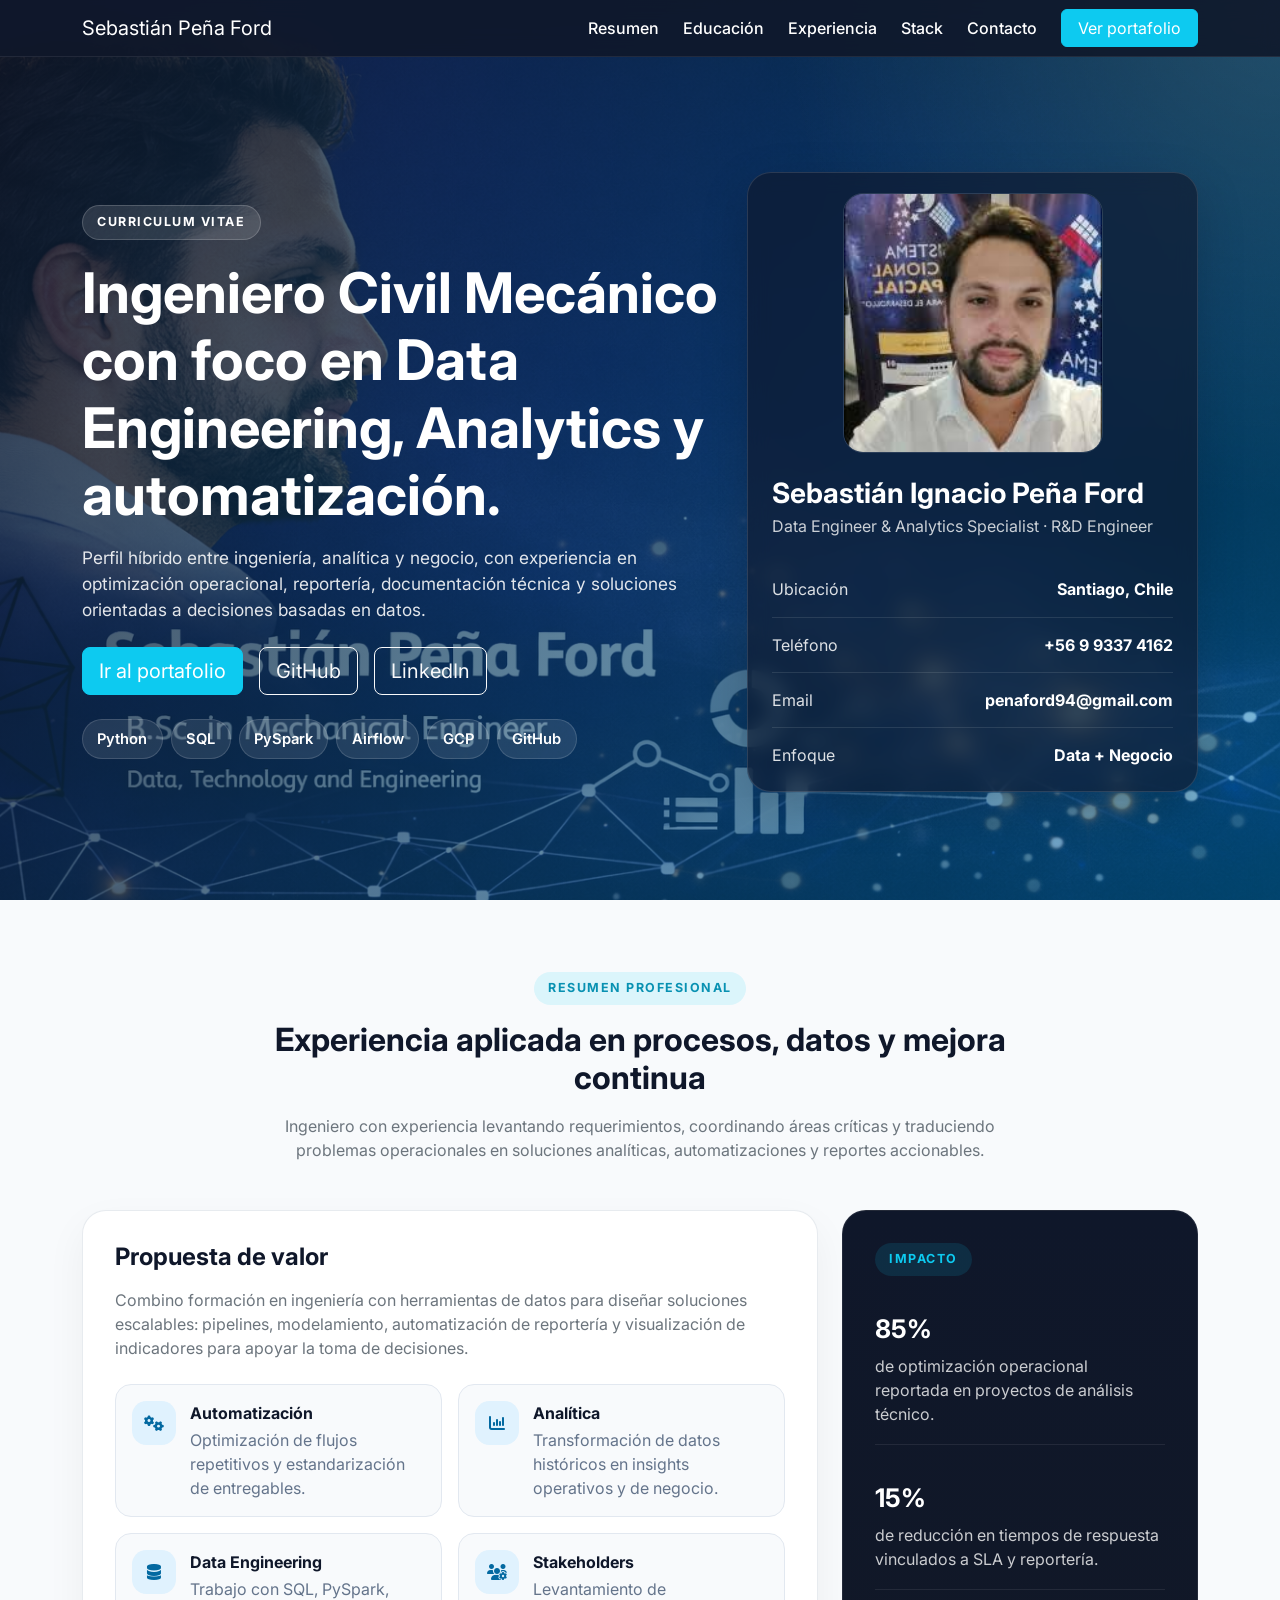
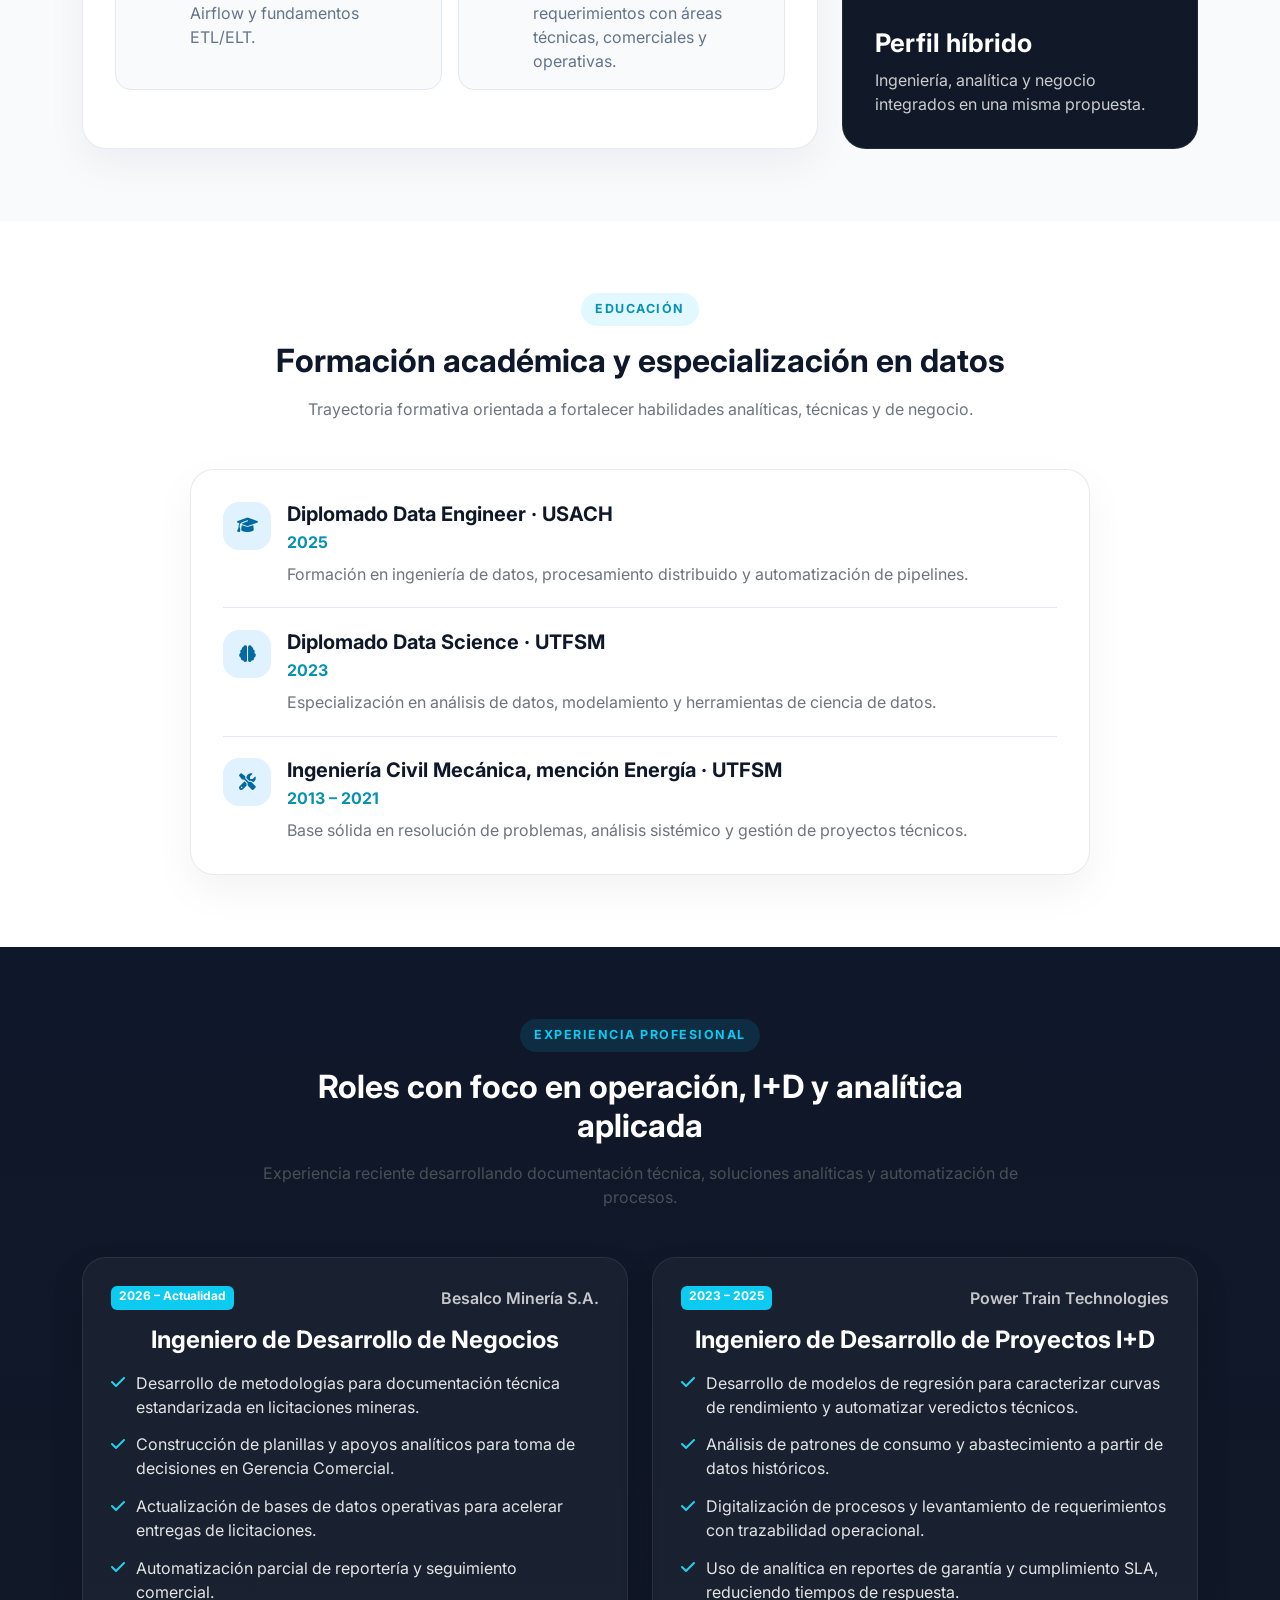
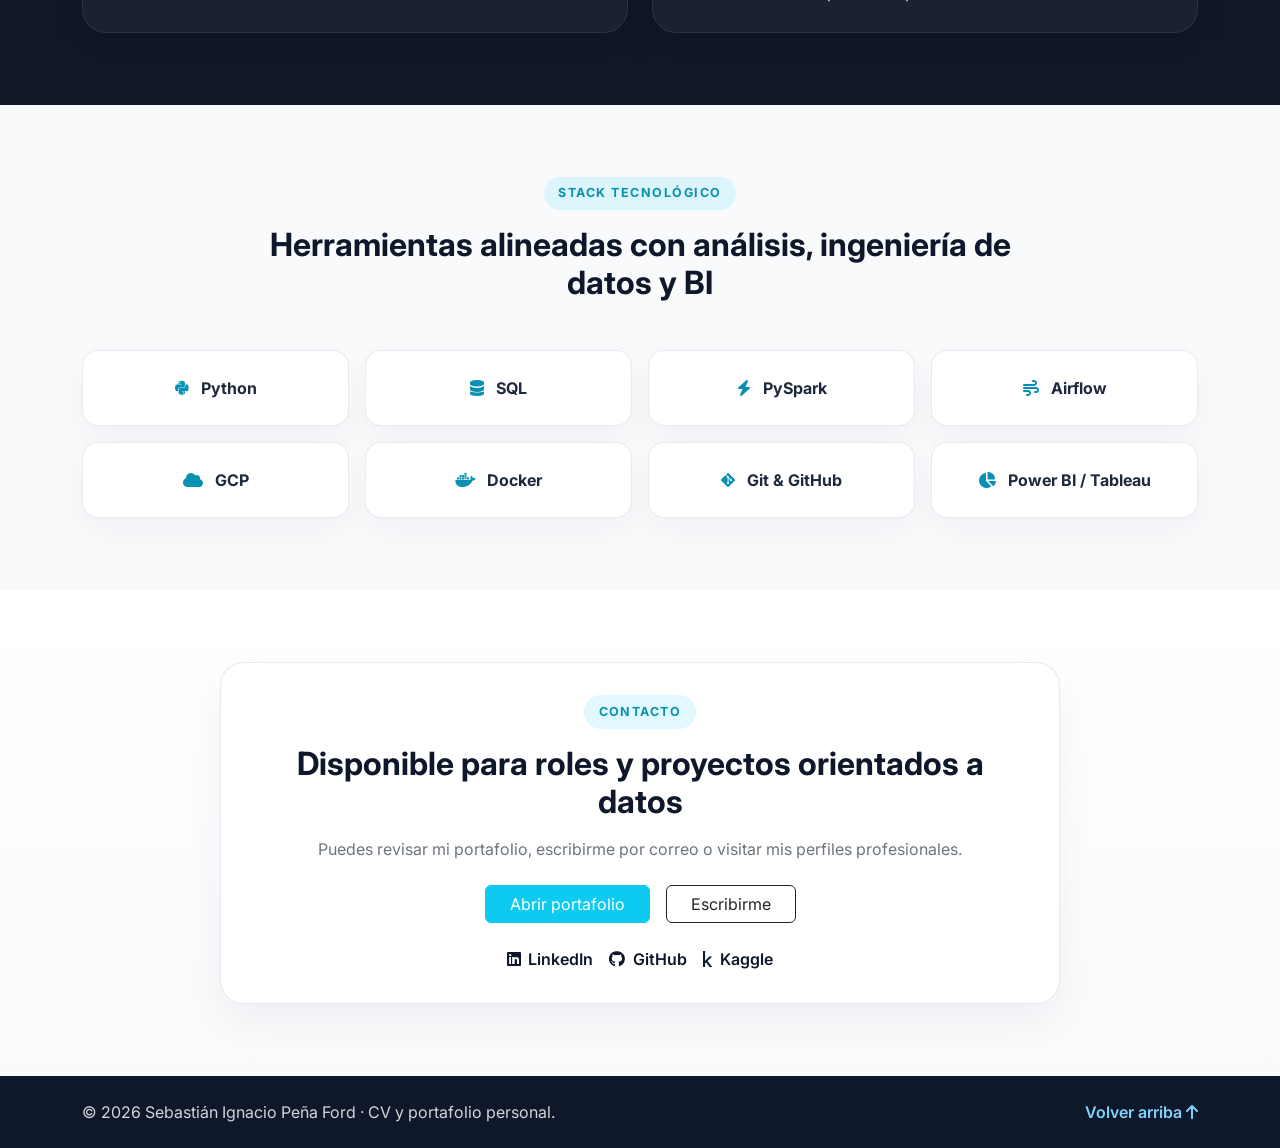
<file: index.html>
<!DOCTYPE html>
<html lang="es">

<head>
    <meta charset="UTF-8">
    <meta name="viewport" content="width=device-width, initial-scale=1.0">
    <meta name="description"
        content="CV profesional de Sebastián Ignacio Peña Ford, Ingeniero Civil Mecánico orientado a Data Engineering, Analytics y automatización de procesos.">
    <title>CV | Sebastián Peña Ford</title>
    <link rel="preconnect" href="https://fonts.googleapis.com">
    <link rel="preconnect" href="https://fonts.gstatic.com" crossorigin>
    <link href="https://fonts.googleapis.com/css2?family=Inter:wght@400;500;600;700;800&display=swap" rel="stylesheet">
    <link href="https://cdn.jsdelivr.net/npm/bootstrap@5.3.3/dist/css/bootstrap.min.css" rel="stylesheet"
        integrity="sha384-QWTKZyjpPEjISv5WaRU9OFeRpok6YctnYmDr5pNlyT2bRjXh0JMhjY6hW+ALEwIH" crossorigin="anonymous">
    <link rel="stylesheet" href="https://cdnjs.cloudflare.com/ajax/libs/font-awesome/6.5.2/css/all.min.css"
        integrity="sha512-SnH5WK+bZxgPHs44uWIX+LLJAJ9/2PkPKZ5QiAj6Ta86w+fsb2TkR4j8lJ0o6Q8K/ux8xYtN8+RxpK6k9GdZDg=="
        crossorigin="anonymous" referrerpolicy="no-referrer">
    <link rel="stylesheet" href="./assets/css/index.css">
</head>

<body>
    <nav class="navbar navbar-expand-lg fixed-top cv-navbar" aria-label="Navegación principal">
        <div class="container">
            <a class="navbar-brand d-flex align-items-center gap-2" href="#inicio">
                <span>Sebastián Peña Ford</span>
            </a>
            <button class="navbar-toggler" type="button" data-bs-toggle="collapse" data-bs-target="#navbarCV"
                aria-controls="navbarCV" aria-expanded="false" aria-label="Abrir navegación">
                <span class="navbar-toggler-icon"></span>
            </button>
            <div class="collapse navbar-collapse" id="navbarCV">
                <ul class="navbar-nav ms-auto align-items-lg-center gap-lg-2">
                    <li class="nav-item"><a class="nav-link" href="#resumen">Resumen</a></li>
                    <li class="nav-item"><a class="nav-link" href="#educacion">Educación</a></li>
                    <li class="nav-item"><a class="nav-link" href="#experiencia">Experiencia</a></li>
                    <li class="nav-item"><a class="nav-link" href="#stack">Stack</a></li>
                    <li class="nav-item"><a class="nav-link" href="#contacto">Contacto</a></li>
                    <li class="nav-item ms-lg-2">
                        <a class="btn btn-info text-white px-3" href="./portafolio.html">Ver portafolio</a>
                    </li>
                </ul>
            </div>
        </div>
    </nav>

    <header class="hero-section d-flex align-items-center" id="inicio">
        <div class="hero-overlay"></div>
        <div class="container position-relative">
            <div class="row align-items-center gy-5">
                <div class="col-12 col-lg-7">
                    <span class="eyebrow">Curriculum Vitae</span>
                    <h1 class="display-4 fw-bold mb-3">Ingeniero Civil Mecánico con foco en Data Engineering, Analytics
                        y automatización.</h1>
                    <p class="hero-copy mb-4">
                        Perfil híbrido entre ingeniería, analítica y negocio, con experiencia en optimización
                        operacional,
                        reportería, documentación técnica y soluciones orientadas a decisiones basadas en datos.
                    </p>

                    <div class="hero-actions d-flex flex-wrap gap-3 mb-4">
                        <a class="btn btn-info btn-lg text-white" href="./portafolio.html">Ir al portafolio</a>
                        <a class="btn btn-outline-light btn-lg" href="https://github.com/penaford94" target="_blank"
                            rel="noopener noreferrer">GitHub</a>
                        <a class="btn btn-outline-light btn-lg" href="https://www.linkedin.com/in/sebastian-pena-ford/"
                            target="_blank" rel="noopener noreferrer">LinkedIn</a>
                    </div>

                    <div class="hero-badges d-flex flex-wrap gap-2">
                        <span>Python</span>
                        <span>SQL</span>
                        <span>PySpark</span>
                        <span>Airflow</span>
                        <span>GCP</span>
                        <span>GitHub</span>
                    </div>
                </div>

                <div class="col-12 col-lg-5">
                    <div class="profile-card shadow-lg">
                        <div class="profile-image-wrap">
                            <img src="./assets/img/perfil.jpeg" alt="Foto de perfil de Sebastián Peña Ford"
                                class="profile-image">
                        </div>
                        <div class="profile-content">
                            <h2 class="h3 fw-bold mb-1">Sebastián Ignacio Peña Ford</h2>
                            <p class="profile-role mb-4">Data Engineer & Analytics Specialist · R&D Engineer</p>

                            <div class="profile-info-item d-flex justify-content-between align-items-center">
                                <span>Ubicación</span>
                                <strong>Santiago, Chile</strong>
                            </div>
                            <div class="profile-info-item d-flex justify-content-between align-items-center">
                                <span>Teléfono</span>
                                <strong>+56 9 9337 4162</strong>
                            </div>
                            <div class="profile-info-item d-flex justify-content-between align-items-center">
                                <span>Email</span>
                                <strong>penaford94@gmail.com</strong>
                            </div>
                            <div
                                class="profile-info-item d-flex justify-content-between align-items-center border-0 pb-0">
                                <span>Enfoque</span>
                                <strong>Data + Negocio</strong>
                            </div>
                        </div>
                    </div>
                </div>
            </div>
        </div>
    </header>

    <main>
        <section class="section-light py-5" id="resumen">
            <div class="container py-lg-4">
                <div class="section-heading text-center mx-auto mb-5">
                    <span class="section-kicker">Resumen profesional</span>
                    <h2 class="fw-bold mb-3">Experiencia aplicada en procesos, datos y mejora continua</h2>
                    <p class="text-secondary mb-0">
                        Ingeniero con experiencia levantando requerimientos, coordinando áreas críticas y traduciendo
                        problemas operacionales en soluciones analíticas, automatizaciones y reportes accionables.
                    </p>
                </div>

                <div class="row g-4 align-items-stretch">
                    <div class="col-12 col-lg-8 d-flex">
                        <article class="content-card w-100 h-100">
                            <h3 class="h4 fw-bold mb-3">Propuesta de valor</h3>
                            <p class="text-secondary mb-4">
                                Combino formación en ingeniería con herramientas de datos para diseñar soluciones
                                escalables: pipelines, modelamiento, automatización de reportería y visualización de
                                indicadores para apoyar la toma de decisiones.
                            </p>
                            <div class="feature-grid">
                                <div class="feature-item">
                                    <i class="fa-solid fa-gears"></i>
                                    <div>
                                        <strong>Automatización</strong>
                                        <span>Optimización de flujos repetitivos y estandarización de
                                            entregables.</span>
                                    </div>
                                </div>
                                <div class="feature-item">
                                    <i class="fa-solid fa-chart-column"></i>
                                    <div>
                                        <strong>Analítica</strong>
                                        <span>Transformación de datos históricos en insights operativos y de
                                            negocio.</span>
                                    </div>
                                </div>
                                <div class="feature-item">
                                    <i class="fa-solid fa-database"></i>
                                    <div>
                                        <strong>Data Engineering</strong>
                                        <span>Trabajo con SQL, PySpark, Airflow y fundamentos ETL/ELT.</span>
                                    </div>
                                </div>
                                <div class="feature-item">
                                    <i class="fa-solid fa-users-gear"></i>
                                    <div>
                                        <strong>Stakeholders</strong>
                                        <span>Levantamiento de requerimientos con áreas técnicas, comerciales y
                                            operativas.</span>
                                    </div>
                                </div>
                            </div>
                        </article>
                    </div>

                    <div class="col-12 col-lg-4 d-flex">
                        <aside class="metrics-card w-100 h-100">
                            <span class="section-kicker text-info">Impacto</span>
                            <div class="metric-item">
                                <strong>85%</strong>
                                <span>de optimización operacional reportada en proyectos de análisis técnico.</span>
                            </div>
                            <div class="metric-item">
                                <strong>15%</strong>
                                <span>de reducción en tiempos de respuesta vinculados a SLA y reportería.</span>
                            </div>
                            <div class="metric-item border-0 pb-0 mb-0">
                                <strong>Perfil híbrido</strong>
                                <span>Ingeniería, analítica y negocio integrados en una misma propuesta.</span>
                            </div>
                        </aside>
                    </div>
                </div>
            </div>
        </section>

        <section class="section-white py-5" id="educacion">
            <div class="container py-lg-4">
                <div class="section-heading text-center mx-auto mb-5">
                    <span class="section-kicker">Educación</span>
                    <h2 class="fw-bold mb-3">Formación académica y especialización en datos</h2>
                    <p class="text-secondary mb-0">
                        Trayectoria formativa orientada a fortalecer habilidades analíticas, técnicas y de negocio.
                    </p>
                </div>

                <div class="timeline-card mx-auto">
                    <div class="timeline-item d-flex gap-3">
                        <span class="timeline-icon"><i class="fa-solid fa-graduation-cap"></i></span>
                        <div>
                            <h3 class="h5 fw-bold mb-1">Diplomado Data Engineer · USACH</h3>
                            <p class="timeline-date mb-2">2025</p>
                            <p class="text-secondary mb-0">Formación en ingeniería de datos, procesamiento distribuido y
                                automatización de pipelines.</p>
                        </div>
                    </div>
                    <div class="timeline-item d-flex gap-3">
                        <span class="timeline-icon"><i class="fa-solid fa-brain"></i></span>
                        <div>
                            <h3 class="h5 fw-bold mb-1">Diplomado Data Science · UTFSM</h3>
                            <p class="timeline-date mb-2">2023</p>
                            <p class="text-secondary mb-0">Especialización en análisis de datos, modelamiento y
                                herramientas de ciencia de datos.</p>
                        </div>
                    </div>
                    <div class="timeline-item d-flex gap-3 mb-0 pb-0 border-0">
                        <span class="timeline-icon"><i class="fa-solid fa-screwdriver-wrench"></i></span>
                        <div>
                            <h3 class="h5 fw-bold mb-1">Ingeniería Civil Mecánica, mención Energía · UTFSM</h3>
                            <p class="timeline-date mb-2">2013 – 2021</p>
                            <p class="text-secondary mb-0">Base sólida en resolución de problemas, análisis sistémico y
                                gestión de proyectos técnicos.</p>
                        </div>
                    </div>
                </div>
            </div>
        </section>

        <section class="section-dark py-5" id="experiencia">
            <div class="container py-lg-4">
                <div class="section-heading text-center mx-auto mb-5">
                    <span class="section-kicker text-info">Experiencia profesional</span>
                    <h2 class="fw-bold mb-3 text-white">Roles con foco en operación, I+D y analítica aplicada</h2>
                    <p class="text-light-emphasis mb-0">
                        Experiencia reciente desarrollando documentación técnica, soluciones analíticas y automatización
                        de procesos.
                    </p>
                </div>

                <div class="row g-4">
                    <div class="col-12 col-lg-6 d-flex">
                        <article class="experience-card w-100 h-100">
                            <div class="experience-top d-flex flex-wrap justify-content-between gap-2 mb-3">
                                <span class="badge text-bg-info text-white">2026 – Actualidad</span>
                                <span class="experience-company">Besalco Minería S.A.</span>
                            </div>
                            <h3 class="h4 fw-bold mb-3">Ingeniero de Desarrollo de Negocios</h3>
                            <ul class="experience-list list-unstyled mb-0">
                                <li><i class="fa-solid fa-check"></i> Desarrollo de metodologías para documentación
                                    técnica estandarizada en licitaciones mineras.</li>
                                <li><i class="fa-solid fa-check"></i> Construcción de planillas y apoyos analíticos para
                                    toma de decisiones en Gerencia Comercial.</li>
                                <li><i class="fa-solid fa-check"></i> Actualización de bases de datos operativas para
                                    acelerar entregas de licitaciones.</li>
                                <li><i class="fa-solid fa-check"></i> Automatización parcial de reportería y seguimiento
                                    comercial.</li>
                            </ul>
                        </article>
                    </div>

                    <div class="col-12 col-lg-6 d-flex">
                        <article class="experience-card w-100 h-100">
                            <div class="experience-top d-flex flex-wrap justify-content-between gap-2 mb-3">
                                <span class="badge text-bg-info text-white">2023 – 2025</span>
                                <span class="experience-company">Power Train Technologies</span>
                            </div>
                            <h3 class="h4 fw-bold mb-3">Ingeniero de Desarrollo de Proyectos I+D</h3>
                            <ul class="experience-list list-unstyled mb-0">
                                <li><i class="fa-solid fa-check"></i> Desarrollo de modelos de regresión para
                                    caracterizar curvas de rendimiento y automatizar veredictos técnicos.</li>
                                <li><i class="fa-solid fa-check"></i> Análisis de patrones de consumo y abastecimiento a
                                    partir de datos históricos.</li>
                                <li><i class="fa-solid fa-check"></i> Digitalización de procesos y levantamiento de
                                    requerimientos con trazabilidad operacional.</li>
                                <li><i class="fa-solid fa-check"></i> Uso de analítica en reportes de garantía y
                                    cumplimiento SLA, reduciendo tiempos de respuesta.</li>
                            </ul>
                        </article>
                    </div>
                </div>
            </div>
        </section>

        <section class="section-light py-5" id="stack">
            <div class="container py-lg-4">
                <div class="section-heading text-center mx-auto mb-5">
                    <span class="section-kicker">Stack tecnológico</span>
                    <h2 class="fw-bold mb-3">Herramientas alineadas con análisis, ingeniería de datos y BI</h2>
                </div>

                <div class="row g-3">
                    <div class="col-6 col-md-4 col-lg-3">
                        <div class="stack-chip"><i class="fa-brands fa-python"></i><span>Python</span></div>
                    </div>
                    <div class="col-6 col-md-4 col-lg-3">
                        <div class="stack-chip"><i class="fa-solid fa-database"></i><span>SQL</span></div>
                    </div>
                    <div class="col-6 col-md-4 col-lg-3">
                        <div class="stack-chip"><i class="fa-solid fa-bolt"></i><span>PySpark</span></div>
                    </div>
                    <div class="col-6 col-md-4 col-lg-3">
                        <div class="stack-chip"><i class="fa-solid fa-wind"></i><span>Airflow</span></div>
                    </div>
                    <div class="col-6 col-md-4 col-lg-3">
                        <div class="stack-chip"><i class="fa-solid fa-cloud"></i><span>GCP</span></div>
                    </div>
                    <div class="col-6 col-md-4 col-lg-3">
                        <div class="stack-chip"><i class="fa-brands fa-docker"></i><span>Docker</span></div>
                    </div>
                    <div class="col-6 col-md-4 col-lg-3">
                        <div class="stack-chip"><i class="fa-brands fa-git-alt"></i><span>Git & GitHub</span></div>
                    </div>
                    <div class="col-6 col-md-4 col-lg-3">
                        <div class="stack-chip"><i class="fa-solid fa-chart-pie"></i><span>Power BI / Tableau</span>
                        </div>
                    </div>
                </div>
            </div>
        </section>

        <section class="contact-section py-5" id="contacto">
            <div class="container py-lg-4">
                <div class="contact-card text-center mx-auto">
                    <span class="section-kicker">Contacto</span>
                    <h2 class="fw-bold mb-3">Disponible para roles y proyectos orientados a datos</h2>
                    <p class="text-secondary mb-4">
                        Puedes revisar mi portafolio, escribirme por correo o visitar mis perfiles profesionales.
                    </p>
                    <div class="d-flex flex-wrap justify-content-center gap-3 mb-4">
                        <a class="btn btn-info text-white px-4" href="./portafolio.html">Abrir portafolio</a>
                        <a class="btn btn-outline-dark px-4" href="mailto:penaford94@gmail.com">Escribirme</a>
                    </div>
                    <div class="contact-links d-flex flex-wrap justify-content-center gap-3">
                        <a href="https://www.linkedin.com/in/sebastian-pena-ford/" target="_blank"
                            rel="noopener noreferrer"><i class="fa-brands fa-linkedin"></i> LinkedIn</a>
                        <a href="https://github.com/penaford94" target="_blank" rel="noopener noreferrer"><i
                                class="fa-brands fa-github"></i> GitHub</a>
                        <a href="https://www.kaggle.com/sipf94" target="_blank" rel="noopener noreferrer"><i
                                class="fa-brands fa-kaggle"></i> Kaggle</a>
                    </div>
                </div>
            </div>
        </section>
    </main>

    <footer class="footer-cv py-4">
        <div
            class="container d-flex flex-column flex-md-row justify-content-between align-items-center gap-2 text-center text-md-start">
            <p class="mb-0">© 2026 Sebastián Ignacio Peña Ford · CV y portafolio personal.</p>
            <a href="#inicio" class="footer-link">Volver arriba <i class="fa-solid fa-arrow-up"></i></a>
        </div>
    </footer>

    <script src="https://cdn.jsdelivr.net/npm/bootstrap@5.3.3/dist/js/bootstrap.bundle.min.js"
        integrity="sha384-YvpcrYf0tY3lHB60NNkmXc5s9fDVZLESaAA55NDzOxhy9GkcIdslK1eN7N6jIeHz"
        crossorigin="anonymous"></script>
</body>

</html>
</file>
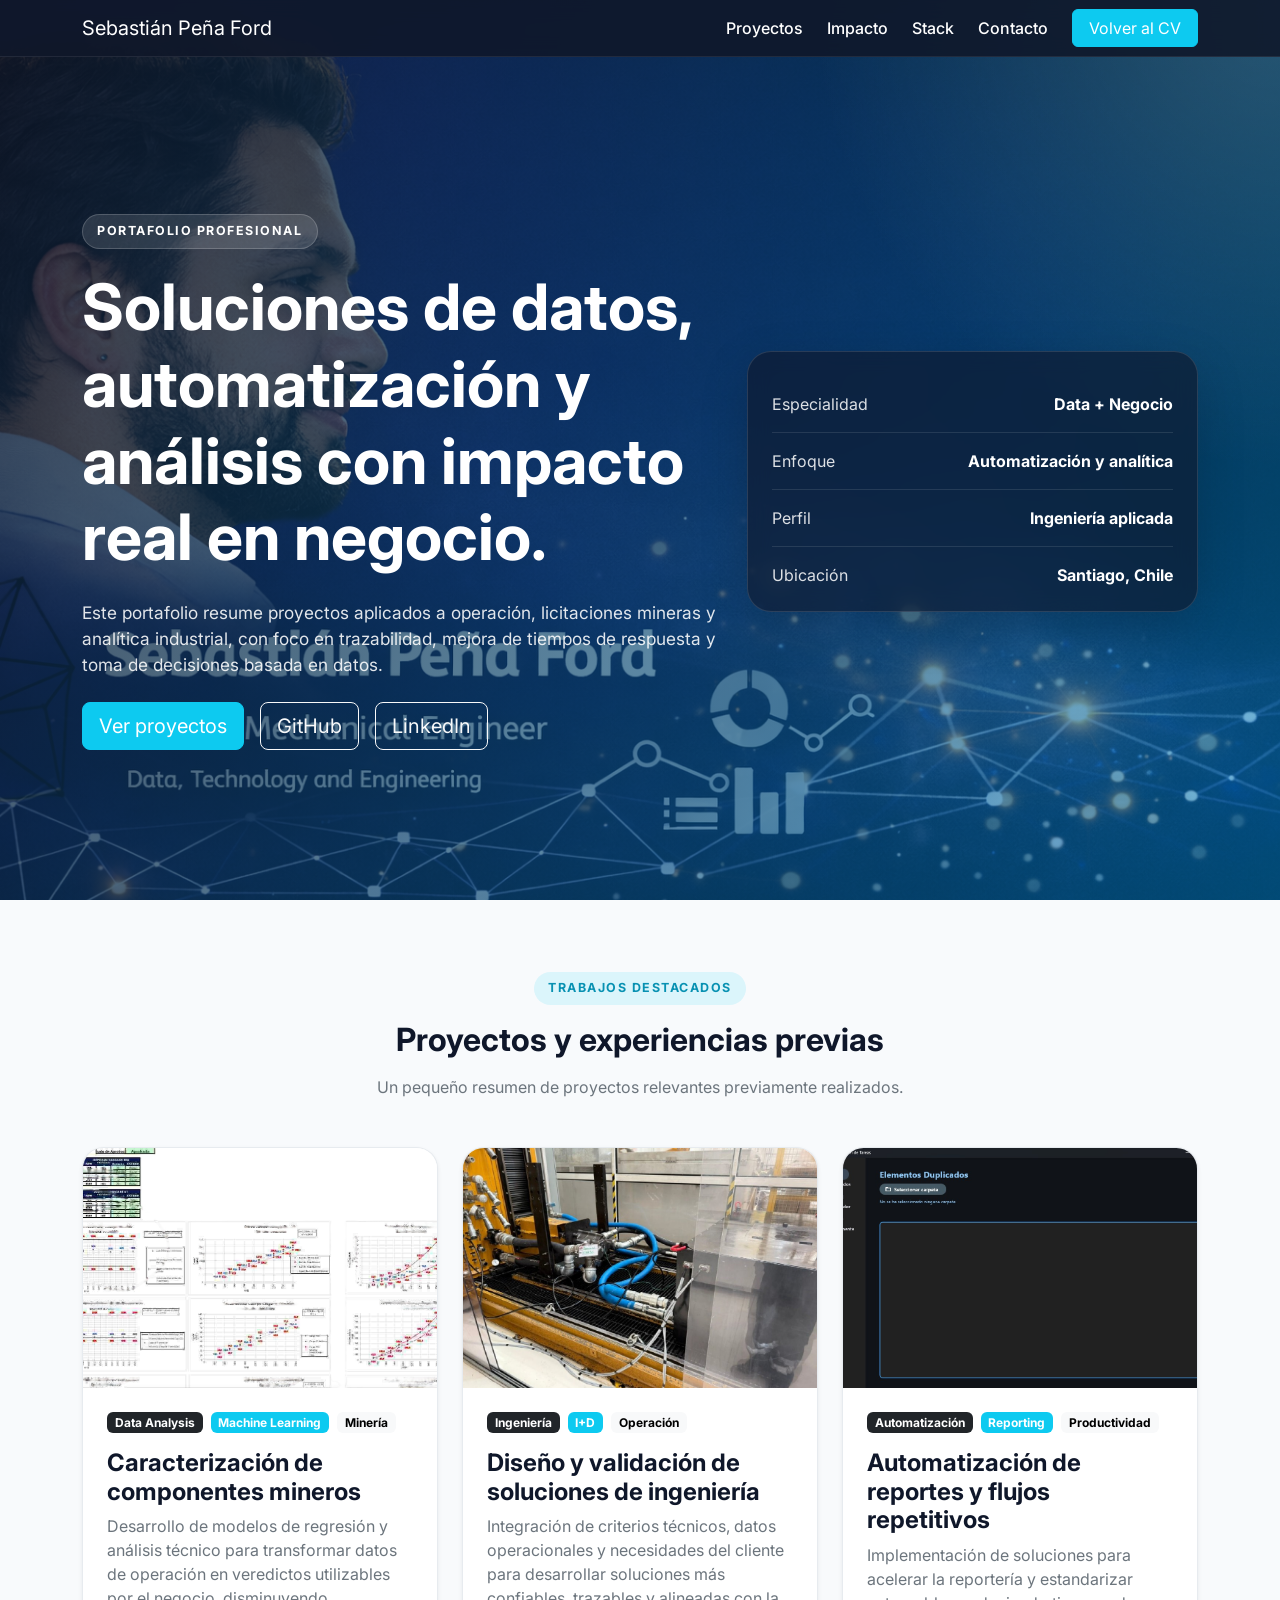
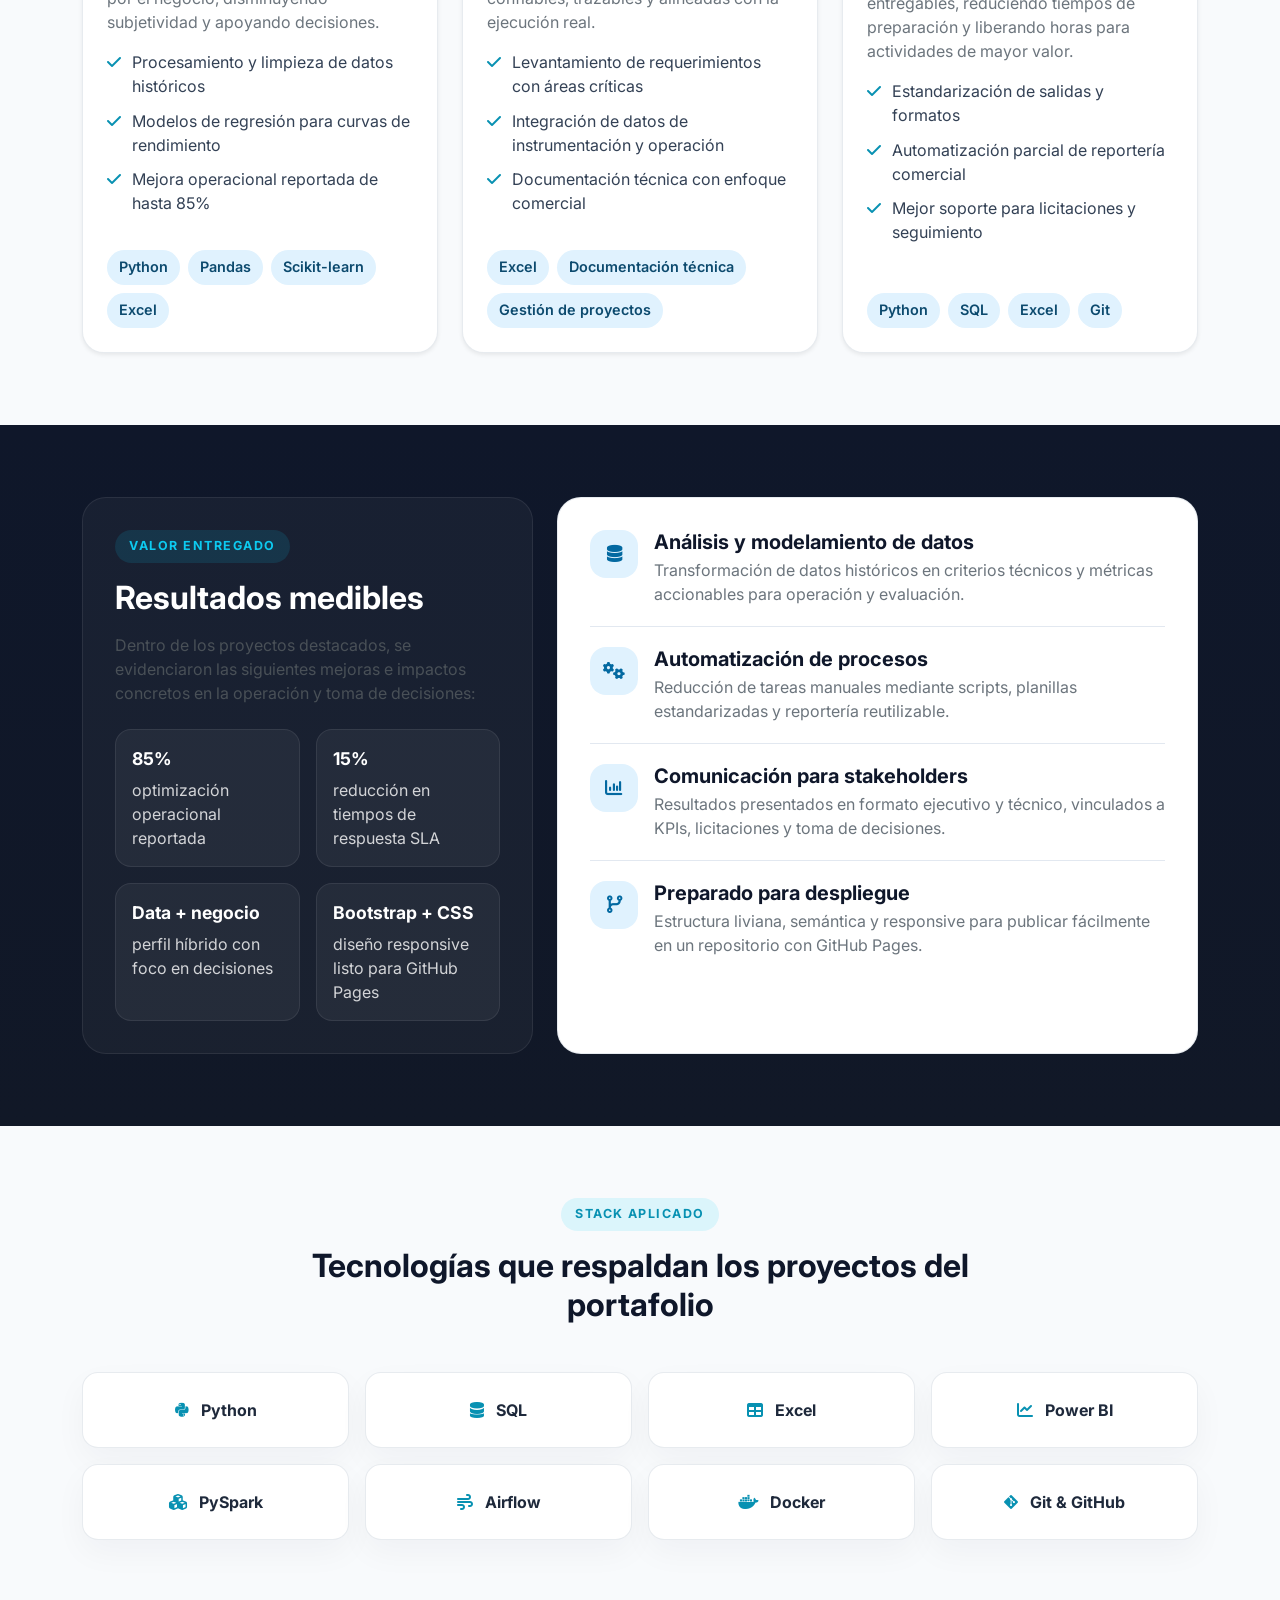
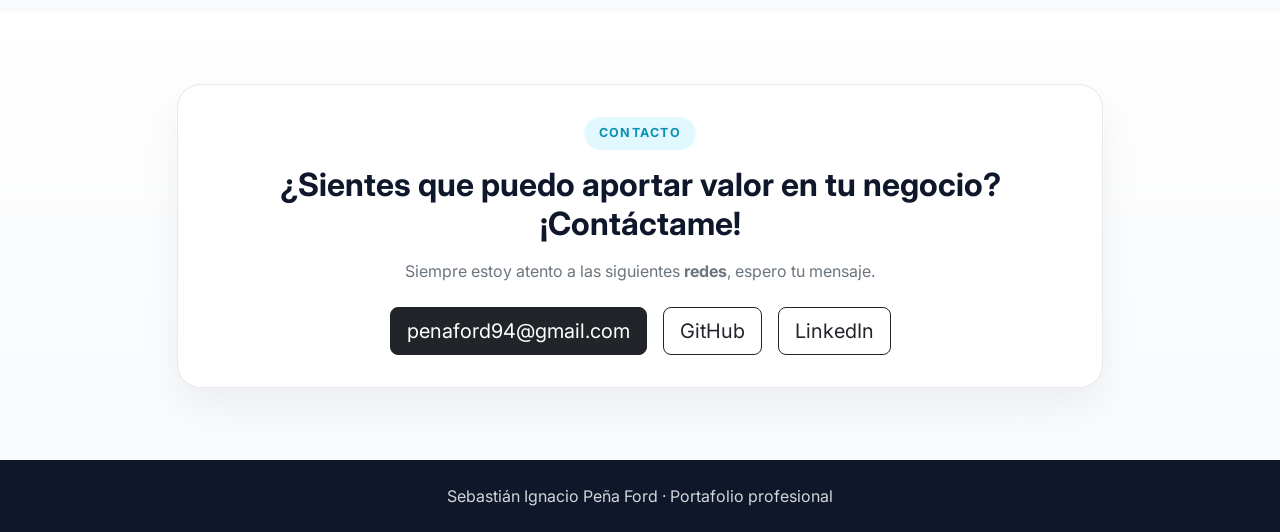
<file: portafolio.html>
<!DOCTYPE html>
<html lang="es">

<head>
    <meta charset="UTF-8">
    <meta name="viewport" content="width=device-width, initial-scale=1.0">
    <meta name="description"
        content="Portafolio profesional de Sebastián Ignacio Peña Ford con proyectos de análisis de datos, automatización y desarrollo aplicado al negocio.">
    <title>Portafolio | Sebastián Ignacio Peña Ford</title>
    <link rel="preconnect" href="https://fonts.googleapis.com">
    <link rel="preconnect" href="https://fonts.gstatic.com" crossorigin>
    <link href="https://fonts.googleapis.com/css2?family=Inter:wght@400;500;600;700;800&display=swap" rel="stylesheet">
    <link href="https://cdn.jsdelivr.net/npm/bootstrap@5.3.3/dist/css/bootstrap.min.css" rel="stylesheet"
        integrity="sha384-QWTKZyjpPEjISv5WaRU9OFeRpok6YctnYmDr5pNlyT2bRjXh0JMhjY6hW+ALEwIH" crossorigin="anonymous">
    <link rel="stylesheet" href="https://cdnjs.cloudflare.com/ajax/libs/font-awesome/6.5.2/css/all.min.css"
        integrity="sha512-SnH5WK+bZxgPHs44uWIX+LLJAJ9/2PkPKZ5QiAj6Ta86w+fsb2TkR4j8lJ0o6Q8K/ux8xYtN8+RxpK6k9GdZDg=="
        crossorigin="anonymous" referrerpolicy="no-referrer">
    <link rel="stylesheet" href="assets/css/portafolio.css">
</head>

<body>
    <nav class="navbar navbar-expand-lg fixed-top portfolio-navbar" aria-label="Menú principal">
        <div class="container">
            <a class="navbar-brand d-flex align-items-center gap-2" href="index.html">
                <span>Sebastián Peña Ford</span>
            </a>
            <button class="navbar-toggler" type="button" data-bs-toggle="collapse" data-bs-target="#navbarPortfolio"
                aria-controls="navbarPortfolio" aria-expanded="false" aria-label="Abrir navegación">
                <span class="navbar-toggler-icon"></span>
            </button>
            <div class="collapse navbar-collapse" id="navbarPortfolio">
                <ul class="navbar-nav ms-auto align-items-lg-center gap-lg-2">
                    <li class="nav-item"><a class="nav-link" href="#proyectos">Proyectos</a></li>
                    <li class="nav-item"><a class="nav-link" href="#impacto">Impacto</a></li>
                    <li class="nav-item"><a class="nav-link" href="#stack">Stack</a></li>
                    <li class="nav-item"><a class="nav-link" href="#contacto">Contacto</a></li>
                    <li class="nav-item ms-lg-2">
                        <a class="btn btn-info text-white px-3" href="index.html">Volver al CV</a>
                    </li>
                </ul>
            </div>
        </div>
    </nav>

    <header class="hero-section d-flex align-items-center" id="inicio">
        <div class="hero-overlay"></div>
        <div class="container position-relative">
            <div class="row align-items-center gy-5">
                <div class="col-12 col-lg-7">
                    <span class="eyebrow">Portafolio profesional</span>
                    <h1 class="display-3 fw-bold mb-4">Soluciones de datos, automatización y análisis con impacto real
                        en negocio.</h1>
                    <p class="hero-copy mb-4">
                        Este portafolio resume proyectos aplicados a operación, licitaciones mineras y analítica
                        industrial,
                        con foco en trazabilidad, mejora de tiempos de respuesta y toma de decisiones basada en datos.
                    </p>
                    <div class="d-flex flex-wrap gap-3">
                        <a class="btn btn-info btn-lg text-white" href="#proyectos">Ver proyectos</a>
                        <a class="btn btn-outline-light btn-lg" href="https://github.com/penaford94" target="_blank"
                            rel="noopener noreferrer">GitHub</a>
                        <a class="btn btn-outline-light btn-lg" href="https://www.linkedin.com/in/sebastian-pena-ford/"
                            target="_blank" rel="noopener noreferrer">LinkedIn</a>
                    </div>
                </div>
                <div class="col-12 col-lg-5">
                    <div class="hero-panel shadow-lg">
                        <div class="hero-panel-item d-flex justify-content-between align-items-center">
                            <span>Especialidad</span>
                            <strong>Data + Negocio</strong>
                        </div>
                        <div class="hero-panel-item d-flex justify-content-between align-items-center">
                            <span>Enfoque</span>
                            <strong>Automatización y analítica</strong>
                        </div>
                        <div class="hero-panel-item d-flex justify-content-between align-items-center">
                            <span>Perfil</span>
                            <strong>Ingeniería aplicada</strong>
                        </div>
                        <div class="hero-panel-item d-flex justify-content-between align-items-center border-0 pb-0">
                            <span>Ubicación</span>
                            <strong>Santiago, Chile</strong>
                        </div>
                    </div>
                </div>
            </div>
        </div>
    </header>

    <main>
        <section class="py-5 section-light" id="proyectos">
            <div class="container py-lg-4">
                <div class="section-heading text-center mx-auto mb-5">
                    <span class="section-kicker">Trabajos destacados</span>
                    <h2 class="fw-bold mb-3">Proyectos y experiencias previas</h2>
                    <p class="text-secondary mb-0">
                        Un pequeño resumen de proyectos relevantes previamente realizados.
                    </p>
                </div>

                <div class="row g-4">
                    <div class="col-12 col-md-6 col-xl-4 d-flex">
                        <article class="project-card w-100 shadow-sm">
                            <img src="assets/img/card-1.jpg" class="project-image"
                                alt="Gráficos y tablas de análisis para caracterización de componentes mineros">
                            <div class="project-body d-flex flex-column">
                                <div class="d-flex flex-wrap gap-2 mb-3">
                                    <span class="badge text-bg-dark">Data Analysis</span>
                                    <span class="badge text-bg-info text-white">Machine Learning</span>
                                    <span class="badge text-bg-light">Minería</span>
                                </div>
                                <h3 class="h4 fw-bold">Caracterización de componentes mineros</h3>
                                <p class="text-secondary mb-3">
                                    Desarrollo de modelos de regresión y análisis técnico para transformar datos de
                                    operación
                                    en veredictos utilizables por el negocio, disminuyendo subjetividad y apoyando
                                    decisiones.
                                </p>
                                <ul class="project-list list-unstyled mb-4">
                                    <li><i class="fa-solid fa-check"></i> Procesamiento y limpieza de datos históricos
                                    </li>
                                    <li><i class="fa-solid fa-check"></i> Modelos de regresión para curvas de
                                        rendimiento</li>
                                    <li><i class="fa-solid fa-check"></i> Mejora operacional reportada de hasta 85%</li>
                                </ul>
                                <div class="project-meta mt-auto d-flex flex-wrap gap-2">
                                    <span>Python</span>
                                    <span>Pandas</span>
                                    <span>Scikit-learn</span>
                                    <span>Excel</span>
                                </div>
                            </div>
                        </article>
                    </div>

                    <div class="col-12 col-md-6 col-xl-4 d-flex">
                        <article class="project-card w-100 shadow-sm">
                            <img src="assets/img/card-2.jpg" class="project-image"
                                alt="Banco de prueba y sistema hidráulico aplicado a proyecto de ingeniería">
                            <div class="project-body d-flex flex-column">
                                <div class="d-flex flex-wrap gap-2 mb-3">
                                    <span class="badge text-bg-dark">Ingeniería</span>
                                    <span class="badge text-bg-info text-white">I+D</span>
                                    <span class="badge text-bg-light">Operación</span>
                                </div>
                                <h3 class="h4 fw-bold">Diseño y validación de soluciones de ingeniería</h3>
                                <p class="text-secondary mb-3">
                                    Integración de criterios técnicos, datos operacionales y necesidades del cliente
                                    para
                                    desarrollar soluciones más confiables, trazables y alineadas con la ejecución real.
                                </p>
                                <ul class="project-list list-unstyled mb-4">
                                    <li><i class="fa-solid fa-check"></i> Levantamiento de requerimientos con áreas
                                        críticas</li>
                                    <li><i class="fa-solid fa-check"></i> Integración de datos de instrumentación y
                                        operación</li>
                                    <li><i class="fa-solid fa-check"></i> Documentación técnica con enfoque comercial
                                    </li>
                                </ul>
                                <div class="project-meta mt-auto d-flex flex-wrap gap-2">
                                    <span>Excel</span>
                                    <span>Documentación técnica</span>
                                    <span>Gestión de proyectos</span>
                                </div>
                            </div>
                        </article>
                    </div>

                    <div class="col-12 col-md-6 col-xl-4 d-flex mx-md-auto mx-xl-0">
                        <article class="project-card w-100 shadow-sm">
                            <img src="assets/img/card-3.jpg" class="project-image"
                                alt="Interfaz de aplicación de automatización para tareas y reportería">
                            <div class="project-body d-flex flex-column">
                                <div class="d-flex flex-wrap gap-2 mb-3">
                                    <span class="badge text-bg-dark">Automatización</span>
                                    <span class="badge text-bg-info text-white">Reporting</span>
                                    <span class="badge text-bg-light">Productividad</span>
                                </div>
                                <h3 class="h4 fw-bold">Automatización de reportes y flujos repetitivos</h3>
                                <p class="text-secondary mb-3">
                                    Implementación de soluciones para acelerar la reportería y estandarizar entregables,
                                    reduciendo tiempos de preparación y liberando horas para actividades de mayor valor.
                                </p>
                                <ul class="project-list list-unstyled mb-4">
                                    <li><i class="fa-solid fa-check"></i> Estandarización de salidas y formatos</li>
                                    <li><i class="fa-solid fa-check"></i> Automatización parcial de reportería comercial
                                    </li>
                                    <li><i class="fa-solid fa-check"></i> Mejor soporte para licitaciones y seguimiento
                                    </li>
                                </ul>
                                <div class="project-meta mt-auto d-flex flex-wrap gap-2">
                                    <span>Python</span>
                                    <span>SQL</span>
                                    <span>Excel</span>
                                    <span>Git</span>
                                </div>
                            </div>
                        </article>
                    </div>
                </div>
            </div>
        </section>

        <section class="py-5 section-dark" id="impacto">
            <div class="container py-lg-4">
                <div class="row g-4 align-items-stretch">
                    <div class="col-12 col-lg-5 d-flex">
                        <div class="impact-panel w-100">
                            <span class="section-kicker text-info">Valor entregado</span>
                            <h2 class="fw-bold mb-3">Resultados medibles
                            </h2>
                            <p class="mb-4 text-light-emphasis">
                                Dentro de los proyectos destacados, se evidenciaron las siguientes mejoras e impactos
                                concretos en la operación y toma de decisiones:
                            </p>
                            <div class="impact-grid">
                                <div class="impact-item">
                                    <strong>85%</strong>
                                    <span>optimización operacional reportada</span>
                                </div>
                                <div class="impact-item">
                                    <strong>15%</strong>
                                    <span>reducción en tiempos de respuesta SLA</span>
                                </div>
                                <div class="impact-item">
                                    <strong>Data + negocio</strong>
                                    <span>perfil híbrido con foco en decisiones</span>
                                </div>
                                <div class="impact-item">
                                    <strong>Bootstrap + CSS</strong>
                                    <span>diseño responsive listo para GitHub Pages</span>
                                </div>
                            </div>
                        </div>
                    </div>
                    <div class="col-12 col-lg-7 d-flex">
                        <div class="timeline-card w-100">
                            <div class="timeline-item d-flex gap-3">
                                <div class="timeline-icon"><i class="fa-solid fa-database"></i></div>
                                <div>
                                    <h3 class="h5 fw-bold mb-1">Análisis y modelamiento de datos</h3>
                                    <p class="mb-0 text-secondary">Transformación de datos históricos en criterios
                                        técnicos y métricas accionables para operación y evaluación.</p>
                                </div>
                            </div>
                            <div class="timeline-item d-flex gap-3">
                                <div class="timeline-icon"><i class="fa-solid fa-gears"></i></div>
                                <div>
                                    <h3 class="h5 fw-bold mb-1">Automatización de procesos</h3>
                                    <p class="mb-0 text-secondary">Reducción de tareas manuales mediante scripts,
                                        planillas estandarizadas y reportería reutilizable.</p>
                                </div>
                            </div>
                            <div class="timeline-item d-flex gap-3">
                                <div class="timeline-icon"><i class="fa-solid fa-chart-column"></i></div>
                                <div>
                                    <h3 class="h5 fw-bold mb-1">Comunicación para stakeholders</h3>
                                    <p class="mb-0 text-secondary">Resultados presentados en formato ejecutivo y
                                        técnico, vinculados a KPIs, licitaciones y toma de decisiones.</p>
                                </div>
                            </div>
                            <div class="timeline-item d-flex gap-3 border-0 pb-0">
                                <div class="timeline-icon"><i class="fa-solid fa-code-branch"></i></div>
                                <div>
                                    <h3 class="h5 fw-bold mb-1">Preparado para despliegue</h3>
                                    <p class="mb-0 text-secondary">Estructura liviana, semántica y responsive para
                                        publicar fácilmente en un repositorio con GitHub Pages.</p>
                                </div>
                            </div>
                        </div>
                    </div>
                </div>
            </div>
        </section>

        <section class="py-5 section-light" id="stack">
            <div class="container py-lg-4">
                <div class="section-heading text-center mx-auto mb-5">
                    <span class="section-kicker">Stack aplicado</span>
                    <h2 class="fw-bold mb-3">Tecnologías que respaldan los proyectos del portafolio</h2>
                </div>
                <div class="row g-3 justify-content-center">
                    <div class="col-6 col-md-4 col-lg-3">
                        <div class="stack-chip"><i class="fab fa-python"></i><span>Python</span></div>
                    </div>
                    <div class="col-6 col-md-4 col-lg-3">
                        <div class="stack-chip"><i class="fa-solid fa-database"></i><span>SQL</span></div>
                    </div>
                    <div class="col-6 col-md-4 col-lg-3">
                        <div class="stack-chip"><i class="fa-solid fa-table"></i><span>Excel</span></div>
                    </div>
                    <div class="col-6 col-md-4 col-lg-3">
                        <div class="stack-chip"><i class="fa-solid fa-chart-line"></i><span>Power BI</span></div>
                    </div>
                    <div class="col-6 col-md-4 col-lg-3">
                        <div class="stack-chip"><i class="fa-solid fa-cubes"></i><span>PySpark</span></div>
                    </div>
                    <div class="col-6 col-md-4 col-lg-3">
                        <div class="stack-chip"><i class="fa-solid fa-wind"></i><span>Airflow</span></div>
                    </div>
                    <div class="col-6 col-md-4 col-lg-3">
                        <div class="stack-chip"><i class="fa-brands fa-docker"></i><span>Docker</span></div>
                    </div>
                    <div class="col-6 col-md-4 col-lg-3">
                        <div class="stack-chip"><i class="fa-brands fa-git-alt"></i><span>Git & GitHub</span></div>
                    </div>
                </div>
            </div>
        </section>

        <section class="py-5 contact-section" id="contacto">
            <div class="container py-lg-4">
                <div class="row justify-content-center">
                    <div class="col-12 col-lg-10">
                        <div class="contact-card text-center">
                            <span class="section-kicker">Contacto</span>
                            <h2 class="fw-bold mb-3">¿Sientes que puedo aportar valor en tu negocio? ¡Contáctame!</h2>
                            <p class="text-secondary mb-4">
                                Siempre estoy atento a las siguientes <strong>redes</strong>, espero tu mensaje.
                            </p>
                            <div class="d-flex flex-wrap justify-content-center gap-3">
                                <a class="btn btn-dark btn-lg"
                                    href="mailto:penaford94@gmail.com">penaford94@gmail.com</a>
                                <a class="btn btn-outline-dark btn-lg" href="https://github.com/penaford94"
                                    target="_blank" rel="noopener noreferrer">GitHub</a>
                                <a class="btn btn-outline-dark btn-lg"
                                    href="https://www.linkedin.com/in/sebastian-pena-ford/" target="_blank"
                                    rel="noopener noreferrer">LinkedIn</a>
                            </div>
                        </div>
                    </div>
                </div>
            </div>
        </section>
    </main>

    <footer class="py-4 footer-portfolio text-center">
        <div class="container">
            <p class="mb-0">Sebastián Ignacio Peña Ford · Portafolio profesional</p>
        </div>
    </footer>

    <script src="https://cdn.jsdelivr.net/npm/bootstrap@5.3.3/dist/js/bootstrap.bundle.min.js"
        integrity="sha384-YvpcrYf0tY3lHB60NNkmXc5s9fDVZLESaAA55NDzOxhy9GkcIdslK1eN7N6jIeHz"
        crossorigin="anonymous"></script>
</body>

</html>
</file>
<file: assets/css/index.css>
:root {
  --bg-dark: #0f172a;
  --bg-dark-soft: #111827;
  --bg-light: #f8fafc;
  --card: #ffffff;
  --text-main: #0f172a;
  --text-soft: #64748b;
  --border: rgba(148, 163, 184, 0.22);
  --info-glow: rgba(13, 202, 240, 0.25);
}

* {
  box-sizing: border-box;
}

html {
  scroll-behavior: smooth;
}

body {
  font-family: "Inter", sans-serif;
  color: var(--text-main);
  background: #ffffff;
}

img {
  max-width: 100%;
  display: block;
}

section {
  scroll-margin-top: 90px;
}

.cv-navbar {
  background: rgba(15, 23, 42, 0.88);
  backdrop-filter: blur(10px);
  border-bottom: 1px solid rgba(255, 255, 255, 0.08);
}

.cv-navbar .navbar-brand,
.cv-navbar .nav-link {
  color: #fff;
}

.cv-navbar .nav-link {
  font-weight: 500;
}

.cv-navbar .nav-link:hover,
.cv-navbar .nav-link:focus {
  color: #7dd3fc;
}

.cv-navbar .navbar-toggler {
  border-color: rgba(255, 255, 255, 0.2);
}

.cv-navbar .navbar-toggler:focus {
  box-shadow: 0 0 0 0.15rem var(--info-glow);
}

.cv-navbar .navbar-toggler-icon {
  filter: invert(1);
}

.brand-mark {
  width: 42px;
  height: 42px;
  border-radius: 0.9rem;
  display: inline-flex;
  align-items: center;
  justify-content: center;
  background: rgba(13, 202, 240, 0.16);
  color: #7dd3fc;
}

.hero-section {
  min-height: 100vh;
  padding: 8rem 0 4rem;
  position: relative;
  background-image: linear-gradient(120deg, rgba(15, 23, 42, 0.84), rgba(2, 132, 199, 0.5)), url("../img/bg-hero.png");
  background-size: cover;
  background-position: center;
  color: #fff;
  overflow: hidden;
}

.hero-overlay {
  position: absolute;
  inset: 0;
  background: radial-gradient(circle at top right, rgba(255, 255, 255, 0.12), transparent 32%);
}

.eyebrow,
.section-kicker {
  display: inline-flex;
  align-items: center;
  gap: 0.5rem;
  padding: 0.45rem 0.9rem;
  border-radius: 999px;
  text-transform: uppercase;
  letter-spacing: 0.12em;
  font-size: 0.78rem;
  font-weight: 700;
}

.eyebrow {
  background: rgba(255, 255, 255, 0.12);
  border: 1px solid rgba(255, 255, 255, 0.18);
  margin-bottom: 1.25rem;
}

.section-kicker {
  background: rgba(13, 202, 240, 0.12);
  color: #0891b2;
  margin-bottom: 1rem;
}

.hero-copy {
  max-width: 60ch;
  font-size: 1.08rem;
  color: rgba(255, 255, 255, 0.88);
}

.hero-badges span {
  display: inline-flex;
  align-items: center;
  padding: 0.5rem 0.9rem;
  border-radius: 999px;
  border: 1px solid rgba(255, 255, 255, 0.14);
  background: rgba(255, 255, 255, 0.1);
  color: #fff;
  font-weight: 600;
  font-size: 0.92rem;
}

.profile-card {
  background: rgba(15, 23, 42, 0.62);
  border: 1px solid rgba(255, 255, 255, 0.12);
  border-radius: 1.5rem;
  overflow: hidden;
  backdrop-filter: blur(10px);
}

.profile-image-wrap {
  padding: 1.25rem 1.25rem 0;
}

.profile-image {
  width: 100%;
  max-width: 260px;
  aspect-ratio: 1 / 1;
  object-fit: cover;
  border-radius: 1.25rem;
  margin: 0 auto;
  border: 1px solid rgba(255, 255, 255, 0.12);
}

.profile-content {
  padding: 1.5rem;
}

.profile-role {
  color: rgba(255, 255, 255, 0.78);
}

.profile-info-item {
  padding: 0.95rem 0;
  border-bottom: 1px solid rgba(255, 255, 255, 0.1);
  color: rgba(255, 255, 255, 0.86);
  gap: 1rem;
}

.profile-info-item strong {
  color: #fff;
  text-align: right;
}

.section-light {
  background: var(--bg-light);
}

.section-white {
  background: #ffffff;
}

.section-dark {
  background: linear-gradient(180deg, var(--bg-dark), #111827);
  color: #fff;
}

.section-heading {
  max-width: 760px;
}

.experience-card h3,
.experience-card .experience-top {
    text-align: center;
}

.experience-list {
    text-align: left;
    display: inline-block;
}

.content-card,
.metrics-card,
.timeline-card,
.experience-card,
.contact-card {
  border-radius: 1.5rem;
}

.content-card,
.timeline-card,
.contact-card {
  background: #fff;
  border: 1px solid var(--border);
  box-shadow: 0 1rem 2.5rem rgba(15, 23, 42, 0.05);
}

.content-card,
.timeline-card,
.contact-card {
  padding: 2rem;
}

.feature-grid {
  display: grid;
  grid-template-columns: repeat(2, minmax(0, 1fr));
  gap: 1rem;
}

.feature-item {
  display: flex;
  align-items: flex-start;
  gap: 0.85rem;
  padding: 1rem;
  border-radius: 1rem;
  background: #f8fafc;
  border: 1px solid #e2e8f0;
}

.feature-item i {
  width: 2.75rem;
  height: 2.75rem;
  display: inline-flex;
  align-items: center;
  justify-content: center;
  border-radius: 0.9rem;
  background: #e0f2fe;
  color: #0369a1;
  flex: 0 0 2.75rem;
}

.feature-item strong,
.feature-item span {
  display: block;
}

.feature-item span {
  color: var(--text-soft);
  margin-top: 0.2rem;
}

.metrics-card {
  background: linear-gradient(180deg, #0f172a, #111827);
  color: #fff;
  border: 1px solid rgba(255, 255, 255, 0.08);
  padding: 2rem;
}

.metric-item {
  padding: 1.1rem 0;
  margin-bottom: 1rem;
  border-bottom: 1px solid rgba(255, 255, 255, 0.08);
}

.metric-item strong {
  display: block;
  font-size: 1.6rem;
  margin-bottom: 0.4rem;
}

.metric-item span {
  color: rgba(255, 255, 255, 0.78);
}

.timeline-card {
  max-width: 900px;
}

.timeline-item {
  padding-bottom: 1.35rem;
  margin-bottom: 1.35rem;
  border-bottom: 1px solid #e2e8f0;
}

.timeline-icon {
  flex: 0 0 3rem;
  width: 3rem;
  height: 3rem;
  display: inline-flex;
  align-items: center;
  justify-content: center;
  border-radius: 1rem;
  background: #e0f2fe;
  color: #0369a1;
  font-size: 1.05rem;
}

.timeline-date {
  color: #0891b2;
  font-weight: 700;
}

.experience-card {
  background: rgba(255, 255, 255, 0.04);
  border: 1px solid rgba(255, 255, 255, 0.08);
  padding: 1.75rem;
  box-shadow: 0 1rem 2rem rgba(2, 6, 23, 0.18);
}

.experience-company {
  color: rgba(255, 255, 255, 0.75);
  font-weight: 600;
}

.experience-list li {
  display: flex;
  align-items: flex-start;
  gap: 0.7rem;
  margin-bottom: 0.85rem;
  color: rgba(255, 255, 255, 0.88);
}

.experience-list li:last-child {
  margin-bottom: 0;
}

.experience-list i {
  color: #22d3ee;
  margin-top: 0.22rem;
}

.stack-chip {
  height: 100%;
  min-height: 76px;
  display: flex;
  align-items: center;
  justify-content: center;
  gap: 0.75rem;
  padding: 1rem;
  border-radius: 1rem;
  background: #fff;
  border: 1px solid var(--border);
  font-weight: 700;
  color: #1e293b;
  box-shadow: 0 0.8rem 2rem rgba(15, 23, 42, 0.04);
}

.stack-chip i {
  color: #0891b2;
}

.contact-section {
  background: linear-gradient(180deg, #ffffff, #f8fafc);
}

.contact-card {
  max-width: 840px;
}

.contact-links a {
  display: inline-flex;
  align-items: center;
  gap: 0.45rem;
  color: #0f172a;
  text-decoration: none;
  font-weight: 600;
}

.contact-links a:hover {
  color: #0369a1;
}

.footer-cv {
  background: var(--bg-dark);
  color: rgba(255, 255, 255, 0.82);
}

.footer-link {
  color: #7dd3fc;
  text-decoration: none;
  font-weight: 600;
}

.footer-link:hover {
  color: #bae6fd;
}

@media (max-width: 991.98px) {
  .hero-section {
    min-height: auto;
    padding-top: 7rem;
  }

  .profile-image {
    max-width: 220px;
  }
}

@media (max-width: 767.98px) {
  .feature-grid {
    grid-template-columns: 1fr;
  }

  .display-4 {
    font-size: 2.45rem;
  }

  .content-card,
  .metrics-card,
  .timeline-card,
  .experience-card,
  .contact-card {
    padding: 1.5rem;
  }

  .profile-info-item {
    flex-direction: column;
    align-items: flex-start !important;
  }

  .profile-info-item strong {
    text-align: left;
  }
}
</file>
<file: assets/css/portafolio.css>
:root {
  --bg-dark: #0f172a;
  --bg-dark-soft: #111827;
  --bg-light: #f8fafc;
  --card: #ffffff;
  --text-main: #0f172a;
  --text-soft: #64748b;
  --border: rgba(148, 163, 184, 0.22);
  --info-glow: rgba(13, 202, 240, 0.25);
}

* {
  box-sizing: border-box;
}

html {
  scroll-behavior: smooth;
}

body {
  font-family: "Inter", sans-serif;
  color: var(--text-main);
  background: #ffffff;
}

img {
  max-width: 100%;
  display: block;
}

section {
  scroll-margin-top: 90px;
}

.portfolio-navbar {
  background: rgba(15, 23, 42, 0.88);
  backdrop-filter: blur(10px);
  border-bottom: 1px solid rgba(255, 255, 255, 0.08);
}

.portfolio-navbar .navbar-brand,
.portfolio-navbar .nav-link {
  color: #fff;
}

.portfolio-navbar .nav-link {
  font-weight: 500;
}

.portfolio-navbar .nav-link:hover,
.portfolio-navbar .nav-link:focus {
  color: #7dd3fc;
}

.portfolio-navbar .navbar-toggler {
  border-color: rgba(255, 255, 255, 0.2);
}

.portfolio-navbar .navbar-toggler:focus {
  box-shadow: 0 0 0 0.15rem var(--info-glow);
}

.portfolio-navbar .navbar-toggler-icon {
  filter: invert(1);
}

.brand-logo {
  width: 42px;
  height: 42px;
  object-fit: contain;
}

.hero-section {
  min-height: 100vh;
  padding: 8rem 0 4rem;
  position: relative;
  background-image: linear-gradient(120deg, rgba(15, 23, 42, 0.82), rgba(2, 132, 199, 0.55)), url("../img/bg-hero.png");
  background-size: cover;
  background-position: center;
  color: #fff;
  overflow: hidden;
}

.hero-overlay {
  position: absolute;
  inset: 0;
  background: radial-gradient(circle at top right, rgba(255, 255, 255, 0.14), transparent 30%);
}

.eyebrow,
.section-kicker {
  display: inline-flex;
  align-items: center;
  gap: 0.5rem;
  padding: 0.45rem 0.9rem;
  border-radius: 999px;
  text-transform: uppercase;
  letter-spacing: 0.12em;
  font-size: 0.78rem;
  font-weight: 700;
}

.eyebrow {
  background: rgba(255, 255, 255, 0.12);
  border: 1px solid rgba(255, 255, 255, 0.18);
  margin-bottom: 1.25rem;
}

.section-kicker {
  background: rgba(13, 202, 240, 0.12);
  color: #0891b2;
  margin-bottom: 1rem;
}

.hero-copy {
  max-width: 58ch;
  font-size: 1.08rem;
  color: rgba(255, 255, 255, 0.88);
}

.hero-panel {
  background: rgba(15, 23, 42, 0.62);
  border: 1px solid rgba(255, 255, 255, 0.12);
  border-radius: 1.5rem;
  padding: 1.5rem;
  backdrop-filter: blur(10px);
}

.hero-panel-item {
  padding: 1rem 0;
  border-bottom: 1px solid rgba(255, 255, 255, 0.1);
  color: rgba(255, 255, 255, 0.86);
}

.hero-panel-item strong {
  color: #fff;
}

.section-light {
  background: var(--bg-light);
}

.section-dark {
  background: linear-gradient(180deg, var(--bg-dark), #111827);
  color: #fff;
}

.section-heading {
  max-width: 760px;
}

.project-card {
  background: var(--card);
  border: 1px solid var(--border);
  border-radius: 1.35rem;
  overflow: hidden;
  transition: transform 0.25s ease, box-shadow 0.25s ease;
}

.project-card:hover {
  transform: translateY(-6px);
  box-shadow: 0 1.25rem 2.5rem rgba(15, 23, 42, 0.12);
}

.project-image {
  width: 100%;
  height: 240px;
  object-fit: cover;
  background: #e2e8f0;
}

.project-body {
  padding: 1.5rem;
  height: calc(100% - 240px);
}

.project-list li {
  display: flex;
  align-items: flex-start;
  gap: 0.7rem;
  margin-bottom: 0.65rem;
  color: #334155;
}

.project-list i {
  color: #0891b2;
  margin-top: 0.25rem;
}

.project-meta span {
  display: inline-flex;
  align-items: center;
  padding: 0.42rem 0.75rem;
  border-radius: 999px;
  background: #e0f2fe;
  color: #0c4a6e;
  font-size: 0.9rem;
  font-weight: 600;
}

.impact-panel,
.timeline-card,
.contact-card {
  border-radius: 1.5rem;
}

.impact-panel {
  background: rgba(255, 255, 255, 0.04);
  border: 1px solid rgba(255, 255, 255, 0.08);
  padding: 2rem;
}

.impact-grid {
  display: grid;
  grid-template-columns: repeat(2, minmax(0, 1fr));
  gap: 1rem;
}

.impact-item {
  background: rgba(255, 255, 255, 0.05);
  border: 1px solid rgba(255, 255, 255, 0.08);
  border-radius: 1rem;
  padding: 1rem;
}

.impact-item strong {
  display: block;
  font-size: 1.1rem;
  margin-bottom: 0.35rem;
  color: #fff;
}

.impact-item span {
  color: rgba(255, 255, 255, 0.8);
}

.timeline-card {
  background: #fff;
  color: var(--text-main);
  border: 1px solid var(--border);
  padding: 2rem;
}

.timeline-item {
  padding-bottom: 1.25rem;
  margin-bottom: 1.25rem;
  border-bottom: 1px solid #e2e8f0;
}

.timeline-icon {
  flex: 0 0 3rem;
  width: 3rem;
  height: 3rem;
  display: inline-flex;
  align-items: center;
  justify-content: center;
  border-radius: 1rem;
  background: #e0f2fe;
  color: #0369a1;
  font-size: 1.1rem;
}

.stack-chip {
  height: 100%;
  min-height: 76px;
  display: flex;
  align-items: center;
  justify-content: center;
  gap: 0.75rem;
  padding: 1rem;
  border-radius: 1rem;
  background: #fff;
  border: 1px solid var(--border);
  font-weight: 700;
  color: #1e293b;
  box-shadow: 0 0.8rem 2rem rgba(15, 23, 42, 0.04);
}

.stack-chip i {
  color: #0891b2;
}

.contact-section {
  background: linear-gradient(180deg, #ffffff, #f8fafc);
}

.contact-card {
  background: #fff;
  border: 1px solid var(--border);
  padding: 2rem;
  box-shadow: 0 1rem 2.5rem rgba(15, 23, 42, 0.06);
}

.footer-portfolio {
  background: var(--bg-dark);
  color: rgba(255, 255, 255, 0.82);
}

@media (max-width: 991.98px) {
  .hero-section {
    min-height: auto;
    padding-top: 7rem;
  }
}

@media (max-width: 767.98px) {
  .project-image {
    height: 220px;
  }

  .project-body {
    height: auto;
  }

  .impact-grid {
    grid-template-columns: 1fr;
  }

  .display-3 {
    font-size: 2.45rem;
  }
}
</file>
